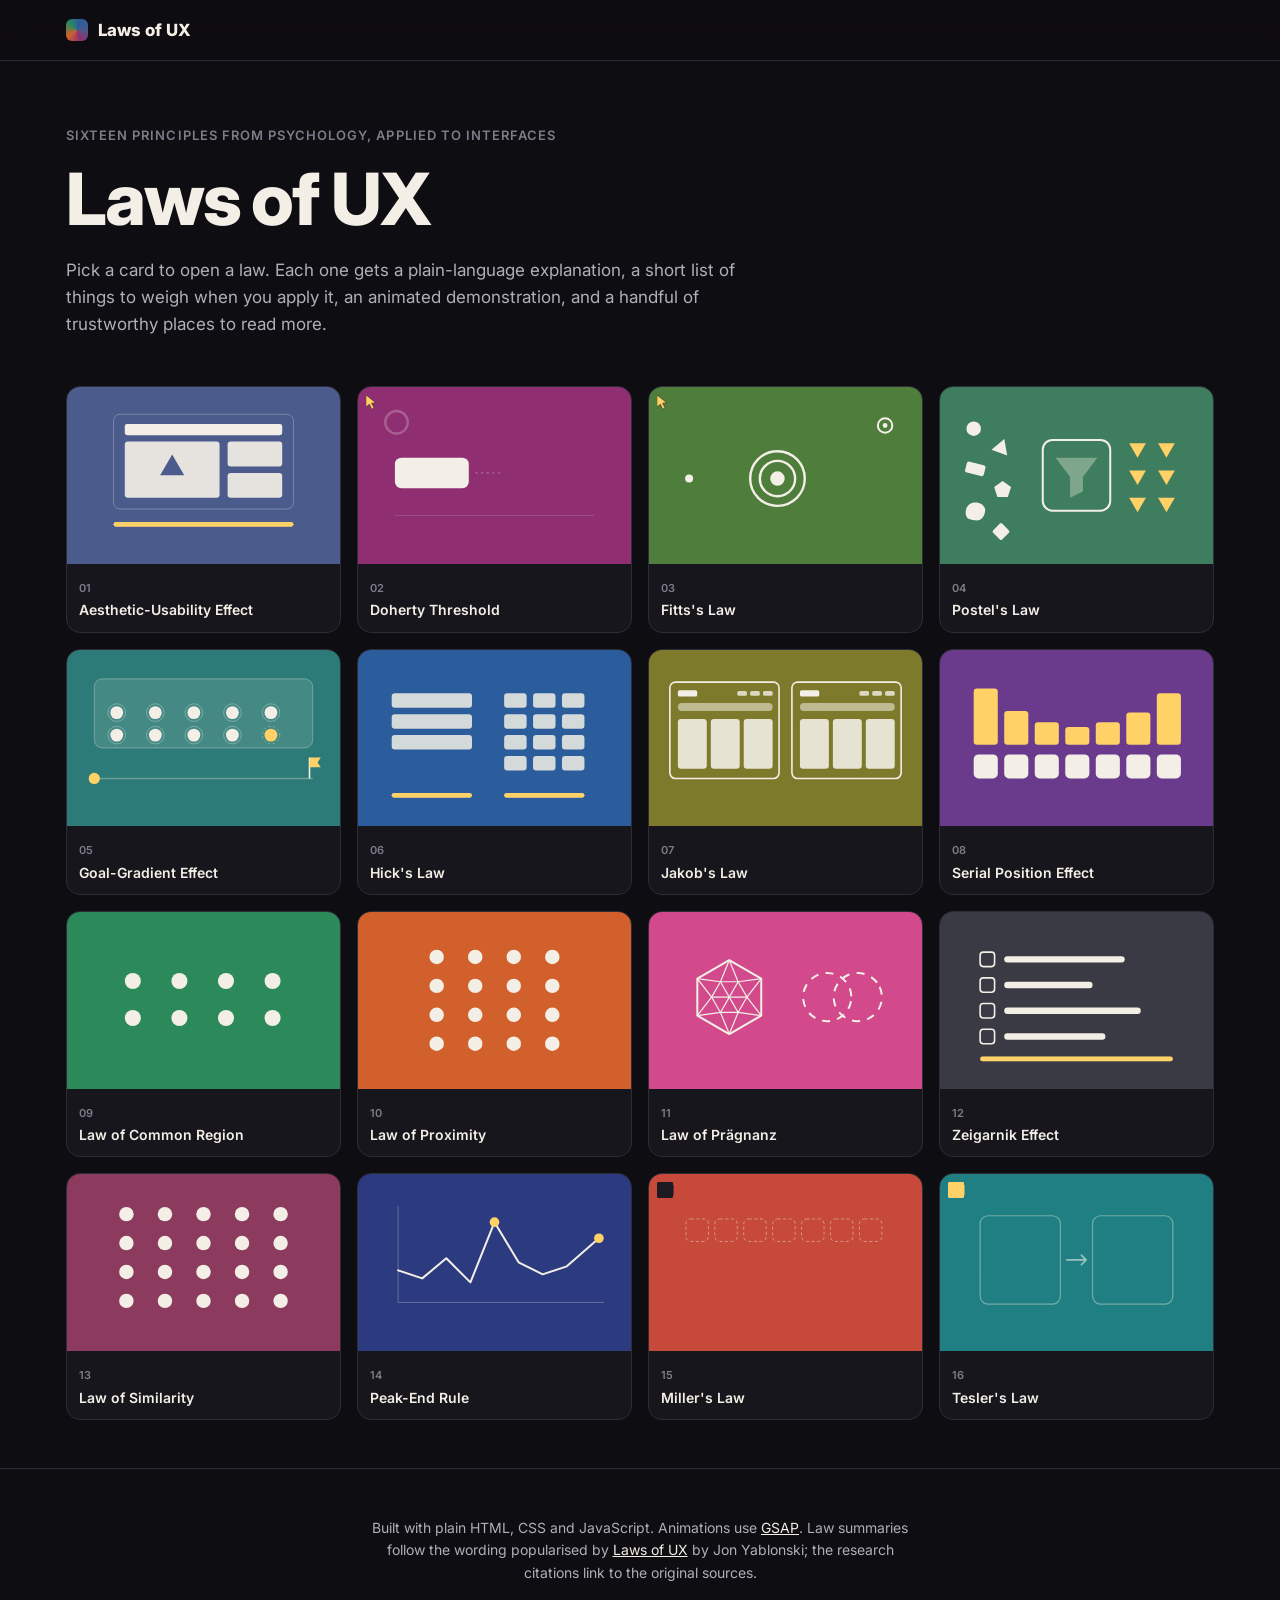
<file: index.html>
<!DOCTYPE html>
<html lang="en">
<head>
  <meta charset="UTF-8">
  <meta name="viewport" content="width=device-width, initial-scale=1.0">
  <title>Laws of UX — 16 principles, explained and animated</title>
  <meta name="description" content="An interactive guide to sixteen laws of UX: what each one means, how to apply it, an animated SVG demonstration, and further reading.">
  <link rel="preconnect" href="https://fonts.googleapis.com">
  <link rel="preconnect" href="https://fonts.gstatic.com" crossorigin>
  <link href="https://fonts.googleapis.com/css2?family=Inter:wght@400;500;600;700;800&display=swap" rel="stylesheet">
  <link rel="stylesheet" href="styles.css">
</head>
<body>
  <a class="skip-link" href="#main">Skip to content</a>

  <header class="site-header">
    <div class="site-header__inner">
      <a class="brand" href="index.html" aria-label="Laws of UX, home">
        <span class="brand__mark" aria-hidden="true"></span>
        <span>Laws of UX</span>
      </a>
    </div>
  </header>

  <main id="main" tabindex="-1">
    <section class="hero" aria-labelledby="hero-title">
      <p class="eyebrow">Sixteen principles from psychology, applied to interfaces</p>
      <h1 id="hero-title">Laws of UX</h1>
      <p class="hero__lede">
        Pick a card to open a law. Each one gets a plain-language explanation, a short list of things to weigh
        when you apply it, an animated demonstration, and a handful of trustworthy places to read more.
      </p>
      <ul class="overview" id="overview" aria-label="All sixteen laws"></ul>
    </section>
  </main>

  <footer class="site-footer">
    <p>
      Built with plain HTML, CSS and JavaScript. Animations use
      <a href="https://gsap.com/" rel="noopener">GSAP</a>. Law summaries follow the wording popularised by
      <a href="https://lawsofux.com/" rel="noopener">Laws of UX</a> by Jon Yablonski; the research citations link to the original sources.
    </p>
  </footer>

  <script src="data.js" defer></script>
  <script src="app.js" defer></script>
</body>
</html>
</file>
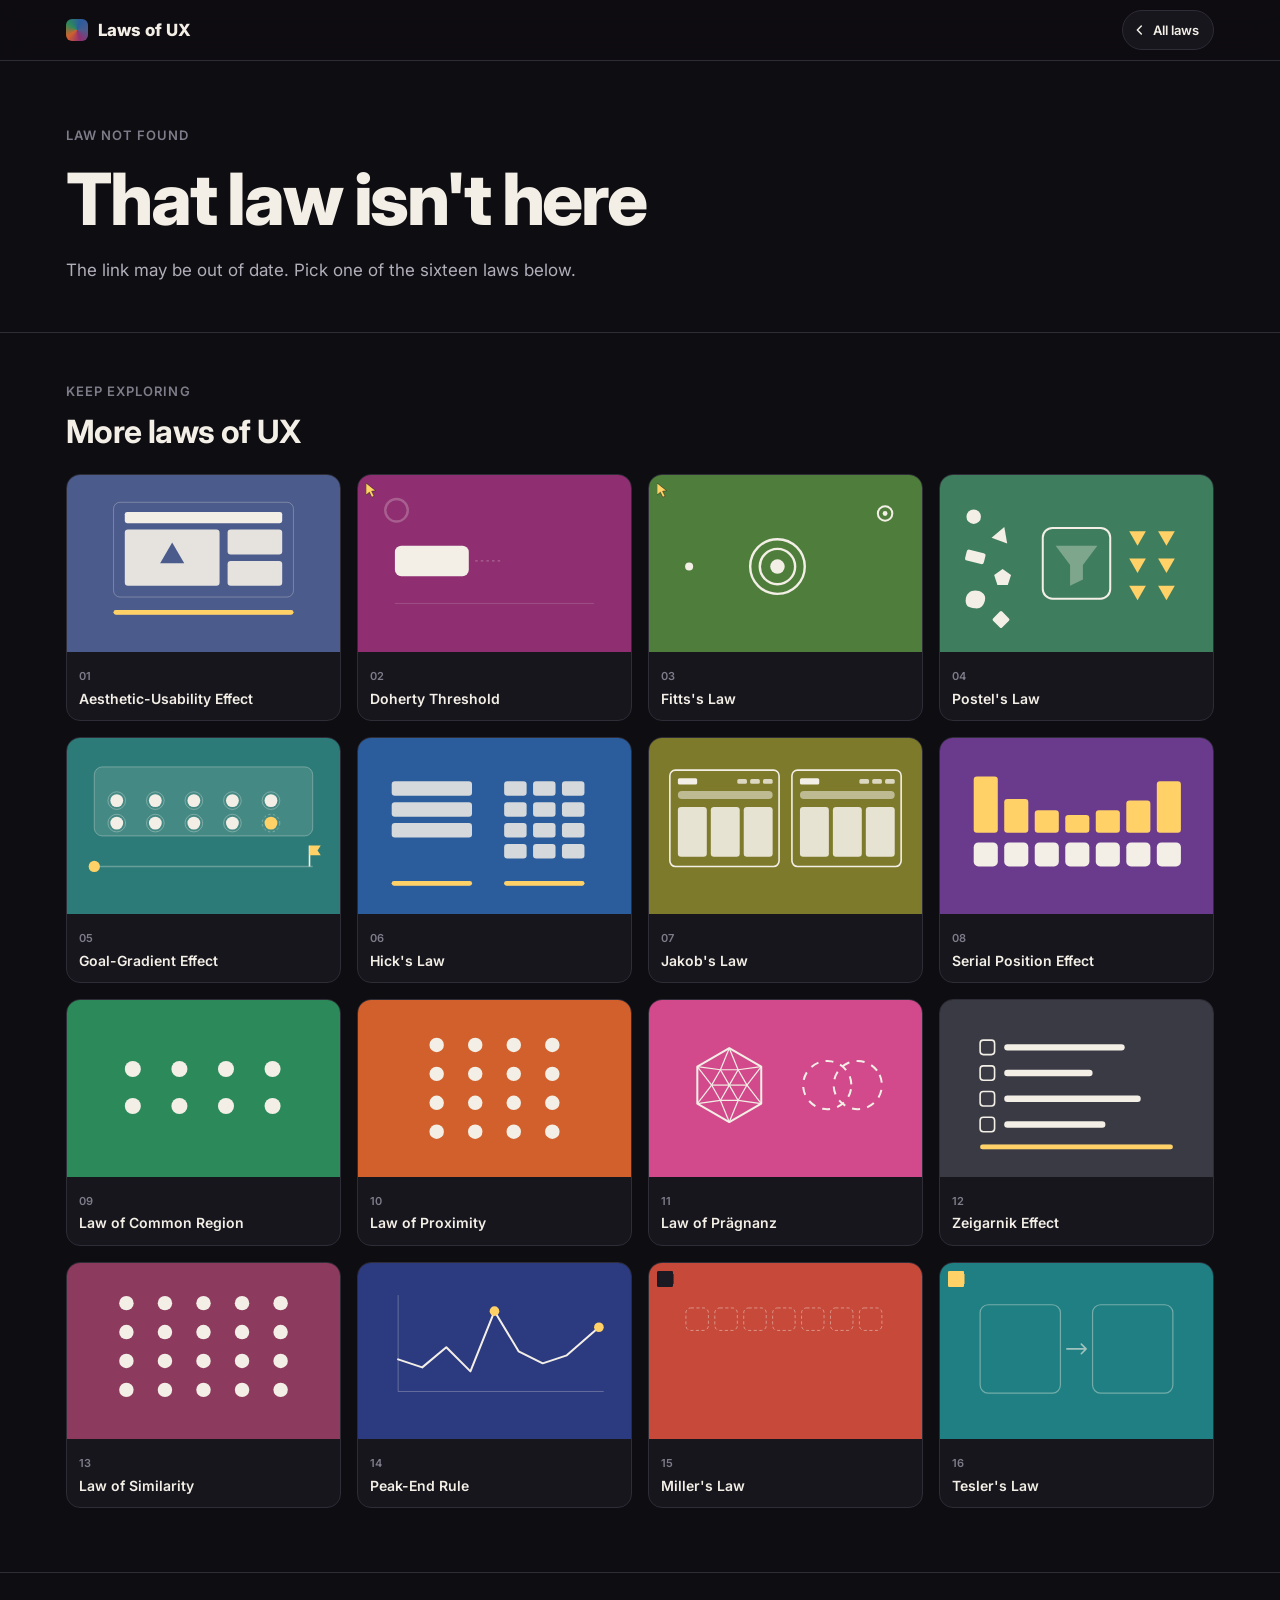
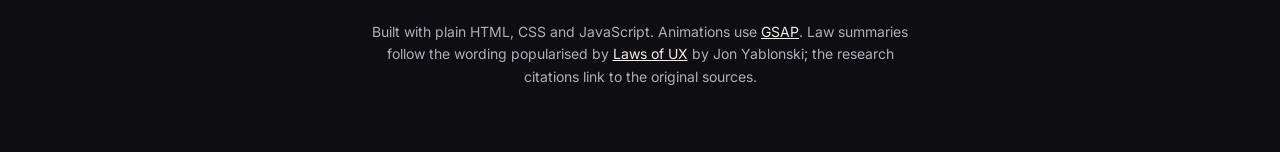
<file: law.html>
<!DOCTYPE html>
<html lang="en">
<head>
  <meta charset="UTF-8">
  <meta name="viewport" content="width=device-width, initial-scale=1.0">
  <title>Laws of UX</title>
  <meta name="description" content="One law of UX in detail: what it means, how to apply it, an animated SVG demonstration, and further reading.">
  <link rel="preconnect" href="https://fonts.googleapis.com">
  <link rel="preconnect" href="https://fonts.gstatic.com" crossorigin>
  <link href="https://fonts.googleapis.com/css2?family=Inter:wght@400;500;600;700;800&display=swap" rel="stylesheet">
  <link rel="stylesheet" href="styles.css">
</head>
<body>
  <a class="skip-link" href="#main">Skip to content</a>

  <header class="site-header">
    <div class="site-header__inner">
      <a class="brand" href="index.html" aria-label="Laws of UX, home">
        <span class="brand__mark" aria-hidden="true"></span>
        <span>Laws of UX</span>
      </a>
      <div class="site-header__actions">
        <a class="back-link" href="index.html">
          <svg viewBox="0 0 16 16" aria-hidden="true"><path d="M9.5 3.5 5 8l4.5 4.5"/></svg>
          All laws
        </a>
        <button class="motion-toggle" id="motion-toggle" type="button" aria-pressed="false">
          <svg class="motion-toggle__icon motion-toggle__icon--pause" viewBox="0 0 16 16" aria-hidden="true"><rect x="3" y="2" width="3.5" height="12" rx="1"/><rect x="9.5" y="2" width="3.5" height="12" rx="1"/></svg>
          <svg class="motion-toggle__icon motion-toggle__icon--play" viewBox="0 0 16 16" aria-hidden="true"><path d="M4 2.5v11l9-5.5z"/></svg>
          <span class="motion-toggle__label">Pause motion</span>
        </button>
      </div>
    </div>
  </header>

  <main id="main" tabindex="-1">
    <div id="laws"></div>

    <section class="more" aria-labelledby="more-title">
      <div class="more__inner">
        <p class="eyebrow">Keep exploring</p>
        <h2 class="more__title" id="more-title">More laws of UX</h2>
        <ul class="overview" id="overview" aria-label="Other laws of UX"></ul>
      </div>
    </section>
  </main>

  <footer class="site-footer">
    <p>
      Built with plain HTML, CSS and JavaScript. Animations use
      <a href="https://gsap.com/" rel="noopener">GSAP</a>. Law summaries follow the wording popularised by
      <a href="https://lawsofux.com/" rel="noopener">Laws of UX</a> by Jon Yablonski; the research citations link to the original sources.
    </p>
  </footer>

  <template id="law-template">
    <article class="law">
      <div class="law__inner">
        <figure class="law__figure">
          <div class="tile">
            <div class="tile__svg"></div>
          </div>
          <figcaption class="law__caption">
            <span class="law__caption-text"></span>
            <button class="replay" type="button">
              <svg viewBox="0 0 16 16" aria-hidden="true"><path d="M8 3a5 5 0 1 0 4.9 6h-1.6A3.5 3.5 0 1 1 8 4.5V7l3.5-3L8 1z"/></svg>
              Replay
            </button>
          </figcaption>
        </figure>

        <div class="law__content">
          <p class="law__index"></p>
          <h1 class="law__title"></h1>
          <p class="law__tagline"></p>
          <div class="law__description"></div>

          <h2 class="law__subhead">When applying it</h2>
          <ul class="law__list law__list--considerations"></ul>

          <h2 class="law__subhead">Go deeper</h2>
          <ul class="law__list law__list--resources"></ul>
        </div>
      </div>
    </article>
  </template>

  <script src="https://cdn.jsdelivr.net/npm/gsap@3.12.5/dist/gsap.min.js" defer></script>
  <script src="data.js" defer></script>
  <script src="app.js" defer></script>
</body>
</html>
</file>
<file: styles.css>
/* ------------------------------------------------------------------
   Design tokens
   ------------------------------------------------------------------ */
:root {
  --bg: #0e0d12;
  --surface: #17161d;
  --surface-2: #201f28;
  --border: #2d2c37;
  --border-strong: #3d3c49;
  --text: #f3efe6;
  --text-muted: #b1aeba;
  --text-faint: #7f7c8a;
  --ink: #f3efe6;          /* glyph colour inside tiles */
  --hi: #ffd166;           /* highlight colour inside tiles (overridden per law) */
  --focus: #9ad1ff;

  --font: "Inter", system-ui, -apple-system, "Segoe UI", Roboto, sans-serif;

  --space-1: 4px;
  --space-2: 8px;
  --space-3: 12px;
  --space-4: 16px;
  --space-5: 24px;
  --space-6: 32px;
  --space-7: 48px;
  --space-8: 64px;
  --space-9: 96px;

  --radius-sm: 8px;
  --radius: 14px;
  --radius-lg: 20px;

  --header-h: 60px;
  --max-w: 1180px;
  --ease-out: cubic-bezier(0.22, 1, 0.36, 1);
}

/* ------------------------------------------------------------------
   Base
   ------------------------------------------------------------------ */
*,
*::before,
*::after { box-sizing: border-box; }

html {
  scroll-behavior: smooth;
  scroll-padding-top: calc(var(--header-h) + 16px);
}

body {
  margin: 0;
  font-family: var(--font);
  font-size: 1rem;
  line-height: 1.6;
  color: var(--text);
  background: var(--bg);
  -webkit-font-smoothing: antialiased;
  text-rendering: optimizeLegibility;
}

h1, h2, h3 {
  margin: 0;
  line-height: 1.15;
  letter-spacing: -0.01em;
  font-weight: 700;
}

p { margin: 0; }
ul { margin: 0; padding: 0; list-style: none; }
a { color: inherit; }
button { font: inherit; color: inherit; cursor: pointer; }
svg text { font-family: var(--font); }

:focus-visible {
  outline: 3px solid var(--focus);
  outline-offset: 3px;
  border-radius: 4px;
}

.skip-link {
  position: absolute;
  left: 16px;
  top: -100px;
  z-index: 100;
  padding: 10px 14px;
  background: var(--text);
  color: var(--bg);
  border-radius: var(--radius-sm);
  font-weight: 600;
  text-decoration: none;
}
.skip-link:focus { top: 12px; }

/* ------------------------------------------------------------------
   Header / navigation
   ------------------------------------------------------------------ */
.site-header {
  position: sticky;
  top: 0;
  z-index: 50;
  background: color-mix(in srgb, var(--bg) 86%, transparent);
  backdrop-filter: blur(14px);
  -webkit-backdrop-filter: blur(14px);
  border-bottom: 1px solid var(--border);
}

.site-header__inner {
  display: flex;
  align-items: center;
  gap: var(--space-4);
  height: var(--header-h);
  max-width: var(--max-w);
  margin: 0 auto;
  padding: 0 var(--space-4);
}

.brand {
  display: inline-flex;
  align-items: center;
  gap: 10px;
  font-weight: 800;
  font-size: 1.05rem;
  text-decoration: none;
  white-space: nowrap;
  flex-shrink: 0;
}

.brand__mark {
  width: 22px;
  height: 22px;
  border-radius: 6px;
  background:
    conic-gradient(from 90deg, #4b5b8c, #8f2f72, #d1602c, #2c8a5a, #2b5c9c, #4b5b8c);
}

.site-header__actions {
  display: flex;
  align-items: center;
  gap: var(--space-2);
  margin-left: auto;
}

.back-link {
  display: inline-flex;
  align-items: center;
  gap: 6px;
  height: 40px;
  padding: 0 14px 0 10px;
  border-radius: 999px;
  border: 1px solid var(--border);
  background: var(--surface);
  color: var(--text);
  font-size: 0.8125rem;
  font-weight: 600;
  white-space: nowrap;
  text-decoration: none;
  transition: background 180ms, border-color 180ms;
}
.back-link:hover { border-color: var(--border-strong); background: var(--surface-2); }
.back-link svg {
  width: 14px;
  height: 14px;
  fill: none;
  stroke: currentColor;
  stroke-width: 1.75;
  stroke-linecap: round;
  stroke-linejoin: round;
}

.motion-toggle {
  display: inline-flex;
  align-items: center;
  gap: 8px;
  height: 40px;
  padding: 0 14px;
  border-radius: 999px;
  border: 1px solid var(--border);
  background: var(--surface);
  color: var(--text);
  font-size: 0.8125rem;
  font-weight: 600;
  white-space: nowrap;
  flex-shrink: 0;
  transition: background 180ms, border-color 180ms;
}
.motion-toggle:hover { border-color: var(--border-strong); background: var(--surface-2); }
.motion-toggle__icon { width: 14px; height: 14px; fill: currentColor; }
.motion-toggle__icon--play { display: none; }
.motion-toggle[aria-pressed="true"] .motion-toggle__icon--pause { display: none; }
.motion-toggle[aria-pressed="true"] .motion-toggle__icon--play { display: block; }
.motion-toggle[hidden] { display: none; }

@media (max-width: 640px) {
  .motion-toggle__label { position: absolute; width: 1px; height: 1px; overflow: hidden; clip: rect(0 0 0 0); }
  .motion-toggle { width: 40px; padding: 0; justify-content: center; }
}

/* ------------------------------------------------------------------
   Hero + overview grid
   ------------------------------------------------------------------ */
.hero {
  max-width: var(--max-w);
  margin: 0 auto;
  padding: var(--space-8) var(--space-4) var(--space-7);
}

.eyebrow {
  font-size: 0.8125rem;
  font-weight: 600;
  letter-spacing: 0.08em;
  text-transform: uppercase;
  color: var(--text-faint);
  margin-bottom: var(--space-3);
}

.hero h1 {
  font-size: clamp(2.5rem, 7vw, 4.5rem);
  font-weight: 800;
  letter-spacing: -0.03em;
}

.hero__lede {
  max-width: 62ch;
  margin-top: var(--space-4);
  font-size: 1.0625rem;
  color: var(--text-muted);
}

.overview {
  display: grid;
  grid-template-columns: repeat(auto-fill, minmax(150px, 1fr));
  gap: var(--space-3);
  margin-top: var(--space-7);
}

@media (min-width: 640px) {
  .overview {
    grid-template-columns: repeat(auto-fill, minmax(220px, 1fr));
    gap: var(--space-4);
  }
}

.overview__link {
  display: flex;
  flex-direction: column;
  height: 100%;
  border-radius: var(--radius);
  background: var(--surface);
  border: 1px solid var(--border);
  overflow: hidden;
  text-decoration: none;
  transition: transform 220ms var(--ease-out), border-color 220ms;
}
.overview__link:hover { transform: translateY(-3px); border-color: var(--border-strong); }
.overview__link:active { transform: translateY(-1px) scale(0.99); }

.overview__tile {
  aspect-ratio: 16 / 10;
  background: var(--tile);
  color: var(--ink);
  padding: 8px;
}
.overview__tile svg { width: 100%; height: 100%; display: block; }
.overview__tile svg text { display: none; } /* thumbnails stay glyph-only */

.overview__body {
  padding: 10px 12px 12px;
}
.overview__num {
  font-size: 0.6875rem;
  font-weight: 600;
  color: var(--text-faint);
  letter-spacing: 0.04em;
}
.overview__name {
  display: block;
  margin-top: 2px;
  font-size: 0.875rem;
  font-weight: 600;
  line-height: 1.3;
}

/* ------------------------------------------------------------------
   Law page
   ------------------------------------------------------------------ */

.law__inner {
  display: grid;
  grid-template-columns: 1fr;
  gap: var(--space-6);
  max-width: var(--max-w);
  margin: 0 auto;
  padding: var(--space-7) var(--space-4);
}

@media (min-width: 900px) {
  .law__inner {
    grid-template-columns: minmax(0, 7fr) minmax(0, 8fr);
    gap: var(--space-8);
    padding-top: var(--space-9);
    padding-bottom: var(--space-9);
  }
  .law__figure {
    position: sticky;
    top: calc(var(--header-h) + 24px);
    align-self: start;
  }
}

.law__figure { margin: 0; }

.tile {
  position: relative;
  aspect-ratio: 16 / 10;
  border-radius: var(--radius-lg);
  background: var(--tile);
  color: var(--ink);
  overflow: hidden;
  box-shadow:
    0 1px 0 rgba(255, 255, 255, 0.06) inset,
    0 24px 60px -24px color-mix(in srgb, var(--tile) 70%, transparent);
}
.tile::after {
  /* soft vignette, like the printed poster */
  content: "";
  position: absolute;
  inset: 0;
  pointer-events: none;
  background: radial-gradient(120% 90% at 50% 0%, rgba(255,255,255,0.08), transparent 60%);
}
.tile__svg { position: absolute; inset: 0; padding: 12px; }
.tile__svg svg { width: 100%; height: 100%; display: block; overflow: visible; }

.law__caption {
  display: flex;
  align-items: flex-start;
  justify-content: space-between;
  gap: var(--space-4);
  margin-top: var(--space-3);
  font-size: 0.875rem;
  color: var(--text-muted);
}

.replay {
  display: inline-flex;
  align-items: center;
  gap: 6px;
  height: 36px;
  padding: 0 12px;
  flex-shrink: 0;
  border-radius: 999px;
  border: 1px solid var(--border);
  background: var(--surface);
  color: var(--text);
  font-size: 0.8125rem;
  font-weight: 600;
  transition: background 180ms, border-color 180ms, transform 120ms;
}
.replay:hover { background: var(--surface-2); border-color: var(--border-strong); }
.replay:active { transform: scale(0.97); }
.replay svg { width: 14px; height: 14px; fill: currentColor; }
.replay[hidden] { display: none; }

.law__index {
  display: inline-flex;
  align-items: center;
  gap: 10px;
  font-size: 0.8125rem;
  font-weight: 600;
  letter-spacing: 0.06em;
  text-transform: uppercase;
  color: var(--text-faint);
}
.law__index::before {
  content: "";
  width: 28px;
  height: 3px;
  border-radius: 2px;
  background: var(--tile);
}

.law__title {
  margin-top: var(--space-3);
  font-size: clamp(1.75rem, 3.6vw, 2.5rem);
  letter-spacing: -0.02em;
}

.law__tagline {
  margin-top: var(--space-4);
  padding-left: var(--space-4);
  border-left: 3px solid var(--tile);
  font-size: 1.125rem;
  line-height: 1.5;
  font-weight: 500;
}

.law__description {
  margin-top: var(--space-5);
  color: var(--text-muted);
  max-width: 68ch;
}
.law__description p + p { margin-top: var(--space-3); }

.law__subhead {
  margin-top: var(--space-6);
  font-size: 0.8125rem;
  font-weight: 700;
  letter-spacing: 0.08em;
  text-transform: uppercase;
  color: var(--text-faint);
}

.law__list { margin-top: var(--space-3); display: grid; gap: var(--space-2); }

.law__list--considerations li {
  position: relative;
  padding: 12px 14px 12px 40px;
  border-radius: var(--radius-sm);
  background: var(--surface);
  border: 1px solid var(--border);
  color: var(--text);
  font-size: 0.9375rem;
}
.law__list--considerations li::before {
  content: "";
  position: absolute;
  left: 14px;
  top: 17px;
  width: 14px;
  height: 14px;
  border-radius: 50%;
  background: color-mix(in srgb, var(--tile) 55%, var(--surface));
  box-shadow: 0 0 0 2px color-mix(in srgb, var(--tile) 75%, var(--text) 25%) inset;
}

.resource {
  display: flex;
  align-items: center;
  justify-content: space-between;
  gap: var(--space-3);
  padding: 10px 14px;
  min-height: 48px;
  border-radius: var(--radius-sm);
  border: 1px solid var(--border);
  background: var(--surface);
  text-decoration: none;
  transition: border-color 180ms, background 180ms;
}
.resource:hover { border-color: var(--border-strong); background: var(--surface-2); }
.resource__title { font-weight: 600; font-size: 0.9375rem; }
.resource__source {
  display: block;
  margin-top: 1px;
  font-size: 0.8125rem;
  color: var(--text-muted);
}
.resource__arrow {
  flex-shrink: 0;
  width: 16px;
  height: 16px;
  fill: none;
  stroke: currentColor;
  stroke-width: 1.75;
  stroke-linecap: round;
  stroke-linejoin: round;
  color: var(--text-faint);
  transition: transform 180ms var(--ease-out), color 180ms;
}
.resource:hover .resource__arrow { transform: translate(2px, -2px); color: var(--text); }

/* ------------------------------------------------------------------
   More laws (bottom of the law page)
   ------------------------------------------------------------------ */
.more { border-top: 1px solid var(--border); }

.more__inner {
  max-width: var(--max-w);
  margin: 0 auto;
  padding: var(--space-7) var(--space-4) var(--space-8);
}

.more__title {
  font-size: clamp(1.5rem, 3vw, 2rem);
  letter-spacing: -0.02em;
}

.more .overview { margin-top: var(--space-5); }

/* ------------------------------------------------------------------
   Footer
   ------------------------------------------------------------------ */
.site-footer {
  border-top: 1px solid var(--border);
  padding: var(--space-7) var(--space-4) var(--space-8);
  font-size: 0.875rem;
  color: var(--text-muted);
  text-align: center;
}
.site-footer p { max-width: 62ch; margin: 0 auto; }
.site-footer a { color: var(--text); }

/* ------------------------------------------------------------------
   Motion preferences
   ------------------------------------------------------------------ */
@media (prefers-reduced-motion: reduce) {
  html { scroll-behavior: auto; }
  *, *::before, *::after {
    transition-duration: 0.01ms !important;
    animation-duration: 0.01ms !important;
  }
}
</file>
